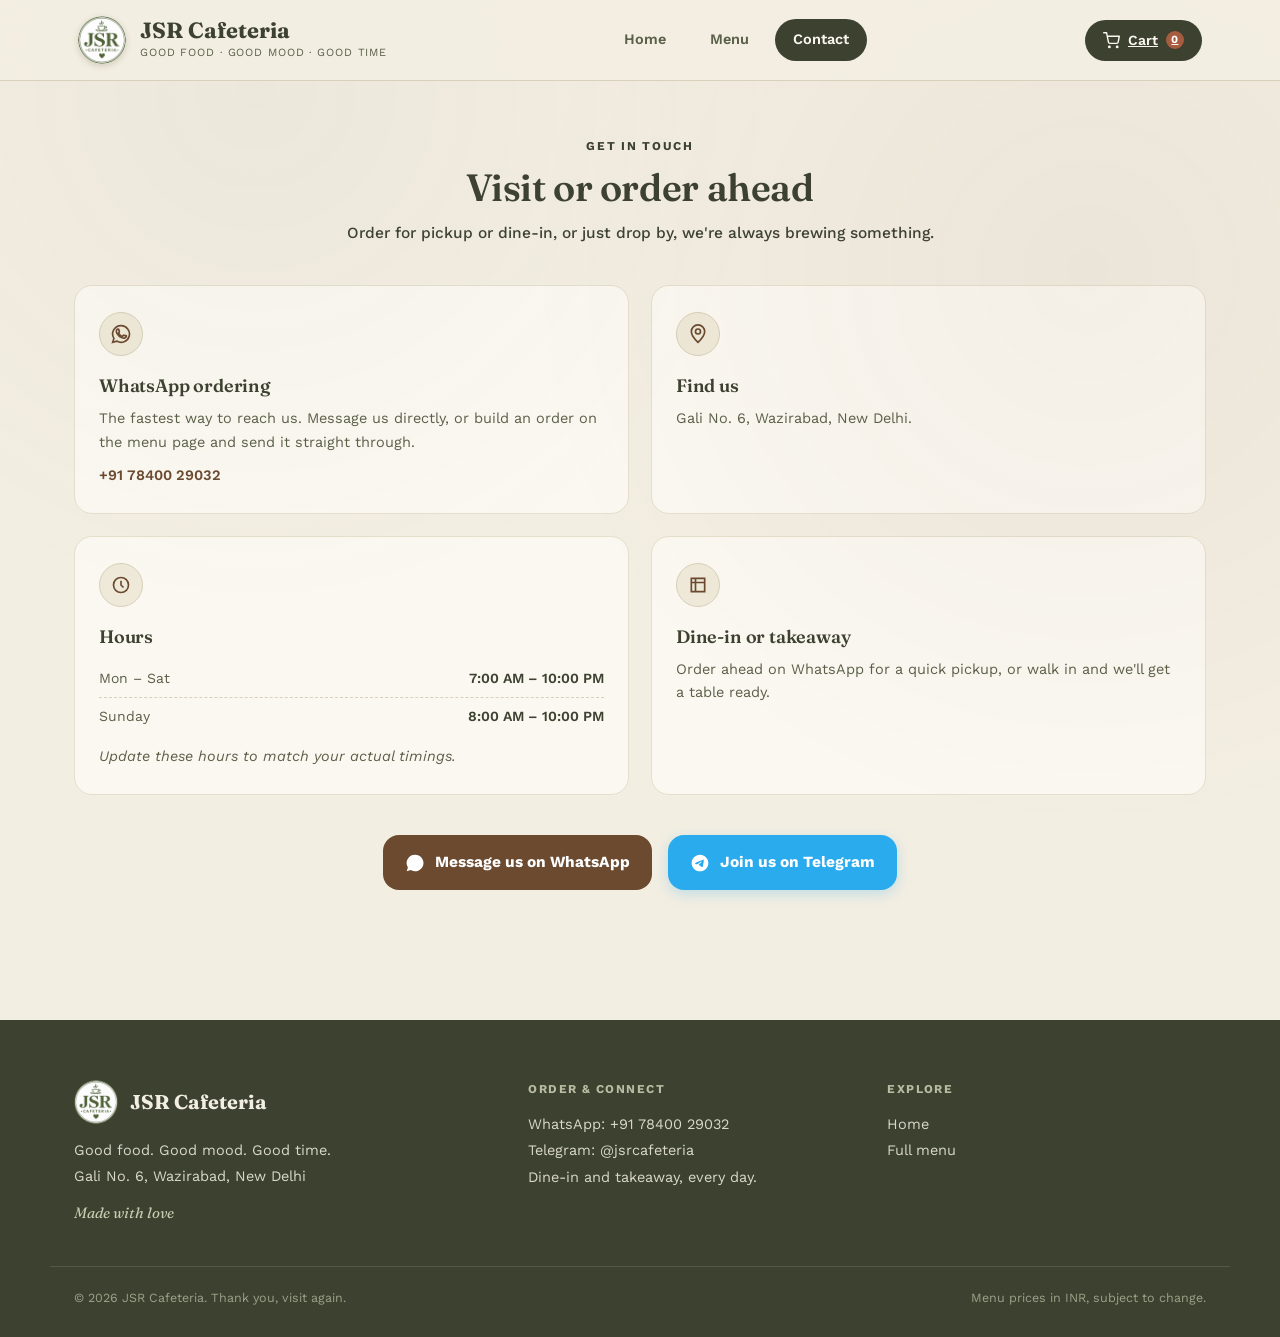
<file: contact.html>
<!DOCTYPE html>
<html lang="en">
<head>
<meta charset="UTF-8">
<meta name="viewport" content="width=device-width, initial-scale=1.0">
<title>Contact | JSR Cafeteria</title>
<link rel="preconnect" href="https://fonts.googleapis.com">
<link rel="preconnect" href="https://fonts.gstatic.com" crossorigin>
<link href="https://fonts.googleapis.com/css2?family=Fraunces:ital,opsz,wght@0,9..144,400;0,9..144,500;0,9..144,600;0,9..144,700;1,9..144,500&family=Work+Sans:wght@400;500;600;700&display=swap" rel="stylesheet">
<link rel="icon" href="assets/favicon.ico" sizes="any">
<link rel="icon" href="assets/favicon-32.png" type="image/png" sizes="32x32">
<link rel="icon" href="assets/favicon-192.png" type="image/png" sizes="192x192">
<link rel="apple-touch-icon" href="assets/apple-touch-icon.png">
<link rel="stylesheet" href="assets/style.css">
</head>
<body>

<header>
  <div class="header-inner wrap">
    <a class="brand" href="index.html">
      <img src="assets/logo.png" alt="JSR Cafeteria logo">
      <div class="brand-text">
        <div class="name">JSR Cafeteria</div>
        <div class="tag">Good food &middot; Good mood &middot; Good time</div>
      </div>
    </a>
    <nav class="main-nav" id="mainNav">
      <a href="index.html">Home</a>
      <a href="menu.html">Menu</a>
      <a href="contact.html" class="active">Contact</a>
    </nav>
    <div class="header-right">
      <a class="cart-btn" href="menu.html" aria-label="Go to cart">
        <svg width="17" height="17" viewBox="0 0 24 24" fill="none" stroke="currentColor" stroke-width="2" stroke-linecap="round" stroke-linejoin="round"><circle cx="9" cy="21" r="1"></circle><circle cx="20" cy="21" r="1"></circle><path d="M1 1h4l2.68 13.39a2 2 0 0 0 2 1.61h9.72a2 2 0 0 0 2-1.61L23 6H6"></path></svg>
        <span>Cart</span>
        <span class="cart-count">0</span>
      </a>
      <button class="nav-toggle" id="navToggle" aria-label="Toggle menu">
        <svg viewBox="0 0 24 24" fill="none" stroke="currentColor" stroke-width="2"><path d="M3 6h18M3 12h18M3 18h18"/></svg>
      </button>
    </div>
  </div>
</header>

<main class="wrap contact-main">
  <div class="section-head">
    <div class="kicker">Get in touch</div>
    <h2>Visit or order ahead</h2>
    <p>Order for pickup or dine-in, or just drop by, we're always brewing something.</p>
  </div>

  <div class="contact-grid">
    <div class="contact-card">
      <div class="icon"><svg viewBox="0 0 24 24" fill="none" stroke="currentColor" stroke-width="2"><path d="M17.5 14.4c-.3-.1-1.7-.9-2-1-.3-.1-.5-.1-.7.1-.2.3-.8 1-.9 1.1-.2.2-.3.2-.6.1-.3-.1-1.3-.5-2.4-1.5-.9-.8-1.5-1.8-1.7-2.1-.2-.3 0-.5.1-.6.1-.1.3-.3.4-.5.1-.1.2-.3.3-.4.1-.2 0-.4 0-.5S9.4 7 9.2 6.5c-.2-.5-.4-.4-.6-.4h-.5c-.2 0-.5.1-.7.3-.3.3-1 1-1 2.4s1 2.8 1.2 3c.1.2 2.1 3.2 5 4.4.7.3 1.3.5 1.7.6.7.2 1.4.2 1.9.1.6-.1 1.7-.7 2-1.4.2-.7.2-1.2.2-1.4-.1-.1-.3-.2-.6-.3z"/><path d="M12 2a10 10 0 0 0-8.5 15.3L2 22l4.9-1.5A10 10 0 1 0 12 2z"/></svg></div>
      <h3>WhatsApp ordering</h3>
      <p>The fastest way to reach us. Message us directly, or build an order on the menu page and send it straight through.</p>
      <p style="margin-top:10px;"><a href="https://wa.me/917840029032" target="_blank" rel="noopener">+91 78400 29032</a></p>
    </div>

    <div class="contact-card">
      <div class="icon"><svg viewBox="0 0 24 24" fill="none" stroke="currentColor" stroke-width="2"><path d="M12 22s8-7.5 8-13a8 8 0 0 0-16 0c0 5.5 8 13 8 13z"/><circle cx="12" cy="9" r="3"/></svg></div>
      <h3>Find us</h3>
      <p>Gali No. 6, Wazirabad, New Delhi.</p>
    </div>

    <div class="contact-card">
      <div class="icon"><svg viewBox="0 0 24 24" fill="none" stroke="currentColor" stroke-width="2"><circle cx="12" cy="12" r="9"/><path d="M12 7v5l3 3"/></svg></div>
      <h3>Hours</h3>
      <ul class="hours-list">
        <li><span>Mon &ndash; Sat</span><span>7:00 AM &ndash; 10:00 PM</span></li>
        <li><span>Sunday</span><span>8:00 AM &ndash; 10:00 PM</span></li>
      </ul>
      <p class="placeholder-note">Update these hours to match your actual timings.</p>
    </div>

    <div class="contact-card">
      <div class="icon"><svg viewBox="0 0 24 24" fill="none" stroke="currentColor" stroke-width="2"><path d="M4 4h16v16H4z"/><path d="M4 9h16M9 4v16"/></svg></div>
      <h3>Dine-in or takeaway</h3>
      <p>Order ahead on WhatsApp for a quick pickup, or walk in and we'll get a table ready.</p>
    </div>
  </div>

  <div style="text-align:center; margin:40px 0 70px; display:flex; justify-content:center; gap:16px; flex-wrap:wrap;">
    <a class="whatsapp-cta" href="https://wa.me/917840029032" target="_blank" rel="noopener" style="display:inline-flex;">
      <svg viewBox="0 0 24 24" fill="currentColor"><path d="M17.5 14.4c-.3-.1-1.7-.9-2-1-.3-.1-.5-.1-.7.1-.2.3-.8 1-.9 1.1-.2.2-.3.2-.6.1-.3-.1-1.3-.5-2.4-1.5-.9-.8-1.5-1.8-1.7-2.1-.2-.3 0-.5.1-.6.1-.1.3-.3.4-.5.1-.1.2-.3.3-.4.1-.2 0-.4 0-.5S9.4 7 9.2 6.5c-.2-.5-.4-.4-.6-.4h-.5c-.2 0-.5.1-.7.3-.3.3-1 1-1 2.4s1 2.8 1.2 3c.1.2 2.1 3.2 5 4.4.7.3 1.3.5 1.7.6.7.2 1.4.2 1.9.1.6-.1 1.7-.7 2-1.4.2-.7.2-1.2.2-1.4-.1-.1-.3-.2-.6-.3z"/><path d="M12 2a10 10 0 0 0-8.5 15.3L2 22l4.9-1.5A10 10 0 1 0 12 2z"/></svg>
      Message us on WhatsApp
    </a>
    <a class="telegram-cta" href="https://t.me/jsrcafeteria" target="_blank" rel="noopener" style="display:inline-flex;">
      <svg viewBox="0 0 24 24"><path d="M12 2C6.48 2 2 6.48 2 12s4.48 10 10 10 10-4.48 10-10S17.52 2 12 2zm4.64 6.8c-.15 1.58-.8 5.42-1.13 7.19-.14.75-.42 1-.68 1.03-.58.05-1.02-.38-1.58-.75-.88-.58-1.38-.94-2.23-1.5-.99-.65-.35-1.01.22-1.59.15-.15 2.71-2.48 2.76-2.69a.2.2 0 00-.05-.18c-.06-.05-.14-.03-.21-.02-.09.02-1.49.95-4.22 2.79-.4.27-.76.41-1.08.4-.36-.01-1.04-.2-1.55-.37-.63-.2-1.12-.31-1.08-.66.02-.18.27-.36.75-.55 2.92-1.27 4.86-2.11 5.83-2.51 2.78-1.16 3.35-1.36 3.73-1.36.08 0 .27.02.39.12.1.08.13.19.14.27-.01.06.01.24 0 .38z"/></svg>
      Join us on Telegram
    </a>
  </div>
</main>

<footer>
  <div class="wrap footer-inner">
    <div>
      <div class="footer-brand">
        <img src="assets/logo.png" alt="JSR Cafeteria">
        <div class="name">JSR Cafeteria</div>
      </div>
      <p>Good food. Good mood. Good time.</p>
      <p>Gali No. 6, Wazirabad, New Delhi</p>
      <p class="script">Made with love</p>
    </div>
    <div>
      <h4>Order &amp; Connect</h4>
      <p><a href="https://wa.me/917840029032" target="_blank" rel="noopener">WhatsApp: +91 78400 29032</a></p>
      <p><a href="https://t.me/jsrcafeteria" target="_blank" rel="noopener">Telegram: @jsrcafeteria</a></p>
      <p>Dine-in and takeaway, every day.</p>
    </div>
    <div>
      <h4>Explore</h4>
      <p><a href="index.html">Home</a></p>
      <p><a href="menu.html">Full menu</a></p>
    </div>
  </div>
  <div class="wrap footer-bottom">
    <span>&copy; <span id="year"></span> JSR Cafeteria. Thank you, visit again.</span>
    <span>Menu prices in INR, subject to change.</span>
  </div>
</footer>

<script src="assets/nav.js"></script>
</body>
</html>
</file>
<file: assets/style.css>
:root{
    --cream: #F3EEE2;
    --cream-2: #FBF8F1;
    --paper: #EFE9D9;
    --ink: #3C4130;
    --ink-soft: #5B6049;
    --sage: #7C8264;
    --sage-deep: #545A40;
    --brown: #6B4A30;
    --brown-deep: #4A331F;
    --line: #D8D0BA;
    --line-soft: #E5DFCC;
    --heart: #A85C3F;
    --shadow: 0 10px 30px rgba(60,50,30,0.10);
  }

  *{box-sizing:border-box; margin:0; padding:0;}

  html{scroll-behavior:smooth;}

  body{
    background:var(--cream);
    color:var(--ink);
    font-family:'Work Sans', sans-serif;
    font-size:16px;
    line-height:1.5;
    -webkit-font-smoothing:antialiased;
  }

  h1,h2,h3, .display{
    font-family:'Fraunces', serif;
    color:var(--ink);
    font-weight:600;
    letter-spacing:-0.01em;
  }

  a{color:inherit;}

  img{max-width:100%; display:block;}

  .wrap{max-width:1180px; margin:0 auto; padding:0 24px;}

  /* Texture */
  body::before{
    content:"";
    position:fixed; inset:0;
    background-image:
      radial-gradient(circle at 20% 10%, rgba(124,130,100,0.05), transparent 40%),
      radial-gradient(circle at 85% 30%, rgba(107,74,48,0.05), transparent 45%);
    pointer-events:none;
    z-index:0;
  }

  /* ---------- HEADER ---------- */
  header{
    position:sticky; top:0; z-index:40;
    background:rgba(243,238,226,0.94);
    backdrop-filter:blur(10px);
    -webkit-backdrop-filter:blur(10px);
    border-bottom:1px solid var(--line);
    transition:box-shadow 0.3s ease, background 0.3s ease;
  }
  header.scrolled{
    box-shadow:0 8px 24px rgba(60,50,30,0.08);
    background:rgba(243,238,226,0.98);
  }
  .header-inner{
    display:flex; align-items:center; justify-content:space-between;
    padding:16px 28px;
    gap:20px;
  }
  .brand{
    display:flex; align-items:center; gap:14px; text-decoration:none;
    min-width:0;
  }
  .brand img{
    width:48px; height:48px; border-radius:50%;
    box-shadow:0 2px 6px rgba(60,50,30,0.18);
    flex-shrink:0;
    object-fit:cover;
  }
  .brand-text{
    display:flex; flex-direction:column; justify-content:center;
    min-width:0;
  }
  .brand-text .name{
    font-family:'Fraunces',serif; font-size:22px; font-weight:700; line-height:1.1;
    color:var(--ink); white-space:nowrap;
  }
  .brand-text .tag{
    font-size:11px; letter-spacing:0.08em; color:var(--ink-soft); text-transform:uppercase;
    margin-top:3px; white-space:nowrap; overflow:hidden; text-overflow:ellipsis;
  }

  .main-nav{
    display:flex; align-items:center; gap:8px;
    margin:0 16px;
  }
  .main-nav a{
    text-decoration:none;
    color:var(--ink-soft);
    font-family:'Work Sans',sans-serif;
    font-weight:600;
    font-size:14.5px;
    padding:10px 18px;
    border-radius:22px;
    transition:background 0.2s ease, color 0.2s ease;
  }
  .main-nav a:hover{background:var(--paper); color:var(--ink);}
  .main-nav a.active{background:var(--ink); color:var(--cream-2);}

  .header-right{display:flex; align-items:center; gap:10px;}

  .nav-toggle{
    display:none;
    background:var(--cream-2);
    border:1px solid var(--line);
    width:42px; height:42px;
    border-radius:12px;
    align-items:center; justify-content:center;
    cursor:pointer;
    color:var(--ink);
    position:relative;
    transition:background 0.2s ease, border-color 0.2s ease, transform 0.15s ease;
    -webkit-tap-highlight-color:transparent;
  }
  .nav-toggle:hover{background:var(--paper); border-color:var(--ink-soft);}
  .nav-toggle:active{transform:scale(0.92);}
  .nav-toggle svg{
    width:20px; height:20px;
    transition:transform 0.3s cubic-bezier(.4,0,.2,1);
  }
  .nav-toggle.active svg{
    transform:rotate(90deg);
  }

  /* Backdrop for mobile drawer */
  .nav-backdrop{
    position:fixed; inset:0;
    background:rgba(25, 20, 10, 0.48);
    backdrop-filter:blur(4px);
    -webkit-backdrop-filter:blur(4px);
    opacity:0;
    pointer-events:none;
    transition:opacity 0.28s cubic-bezier(.4,0,.2,1);
    z-index:38;
  }
  .nav-backdrop.show{
    opacity:1;
    pointer-events:auto;
  }
  body.nav-locked{
    overflow:hidden;
  }

  @media (max-width:760px){
    .header-inner{
      position:relative;
    }
    .main-nav{
      display:flex;
      position:absolute; top:calc(100% + 14px); left:16px; right:16px;
      margin:0;
      background:rgba(251, 248, 241, 0.98);
      backdrop-filter:blur(18px);
      -webkit-backdrop-filter:blur(18px);
      border:1px solid rgba(216, 208, 186, 0.95);
      border-radius:24px;
      flex-direction:column;
      padding:16px 14px;
      gap:10px;
      box-shadow:0 24px 50px rgba(60,50,30,0.24), 0 6px 16px rgba(60,50,30,0.08);
      opacity:0;
      transform:translateY(-14px) scale(0.97);
      pointer-events:none;
      visibility:hidden;
      transition:opacity 0.26s cubic-bezier(.16,1,.3,1), transform 0.26s cubic-bezier(.16,1,.3,1), visibility 0.26s;
      z-index:42;
    }
    .main-nav.open{
      opacity:1;
      transform:translateY(0) scale(1);
      pointer-events:auto;
      visibility:visible;
    }
    .main-nav a{
      display:flex;
      align-items:center;
      justify-content:space-between;
      min-height:52px;
      padding:16px 20px;
      border-radius:16px;
      font-size:16px;
      font-weight:600;
      color:var(--ink);
      border:1px solid transparent;
      transition:all 0.18s ease;
      -webkit-tap-highlight-color:transparent;
    }
    .main-nav a::after{
      content:"→";
      font-size:16px;
      opacity:0.4;
      transition:transform 0.18s ease, opacity 0.18s ease;
    }
    .main-nav a:hover, .main-nav a:active{
      background:var(--paper);
      color:var(--ink);
    }
    .main-nav a:active::after{
      transform:translateX(5px);
      opacity:1;
    }
    .main-nav a.active{
      background:var(--ink);
      color:var(--cream-2);
      box-shadow:0 6px 16px rgba(60,50,30,0.22);
    }
    .main-nav a.active::after{
      opacity:1;
      color:var(--cream-2);
    }
    .nav-toggle{display:flex;}
  }

  .cart-btn{
    position:relative;
    display:flex; align-items:center; gap:8px;
    background:var(--ink);
    color:var(--cream-2);
    border:none;
    padding:10px 18px;
    border-radius:30px;
    font-family:'Work Sans',sans-serif;
    font-weight:600;
    font-size:14px;
    cursor:pointer;
    transition:transform 0.15s ease, background 0.15s ease;
  }
  .cart-btn:hover{background:var(--brown-deep); transform:translateY(-1px);}
  .cart-count{
    background:var(--heart);
    color:#fff;
    font-size:11px;
    font-weight:700;
    min-width:18px; height:18px;
    border-radius:50%;
    display:flex; align-items:center; justify-content:center;
    padding:0 4px;
    transition:transform 0.2s ease;
  }
  .cart-count.bump{animation:countBump 0.4s cubic-bezier(.34,1.56,.64,1);}
  @keyframes countBump{
    0%{transform:scale(1);}
    35%{transform:scale(1.5);}
    100%{transform:scale(1);}
  }
  .brand img{
    animation:logoIn 0.7s cubic-bezier(.2,.7,.3,1);
  }
  @keyframes logoIn{
    from{opacity:0; transform:scale(0.7) rotate(-12deg);}
    to{opacity:1; transform:scale(1) rotate(0);}
  }

  /* ---------- HERO ---------- */
  .hero{
    position:relative;
    padding:64px 24px 56px;
    overflow:hidden;
  }
  .hero-inner{
    max-width:1180px; margin:0 auto;
    display:grid;
    grid-template-columns:1.2fr 0.8fr;
    gap:48px;
    align-items:center;
  }
  .hero-eyebrow{
    display:flex; align-items:center; gap:10px;
    font-size:13px; letter-spacing:0.08em; color:var(--sage-deep);
    text-transform:uppercase; font-weight:600; margin-bottom:18px;
    opacity:0;
    animation:fadeUp 0.7s ease 0.05s forwards;
  }
  .hero-eyebrow .rule{width:34px; height:1px; background:var(--sage-deep);}
  .hero h1{
    font-size:clamp(36px, 5vw, 58px);
    line-height:1.06;
    max-width:11.5ch;
    opacity:0;
    animation:fadeUp 0.75s ease 0.15s forwards;
  }
  .hero h1 em{font-style:italic; color:var(--brown);}
  .hero p.lede{
    margin-top:20px;
    font-size:17px;
    color:var(--ink-soft);
    max-width:46ch;
    opacity:0;
    animation:fadeUp 0.75s ease 0.28s forwards;
  }
  .hero-actions{
    margin-top:32px; display:flex; gap:16px; flex-wrap:wrap;
    opacity:0;
    animation:fadeUp 0.75s ease 0.4s forwards;
  }
  @keyframes fadeUp{
    from{opacity:0; transform:translateY(16px);}
    to{opacity:1; transform:translateY(0);}
  }
  .btn-primary{
    background:var(--brown);
    color:#fff;
    border:none;
    padding:15px 30px;
    border-radius:30px;
    font-family:'Work Sans',sans-serif;
    font-weight:600;
    font-size:15px;
    cursor:pointer;
    transition:background 0.15s ease, transform 0.15s ease;
  }
  .btn-primary:hover{background:var(--brown-deep); transform:translateY(-2px); box-shadow:0 10px 22px rgba(107,74,48,0.28);}
  .btn-primary:active{transform:translateY(0) scale(0.97);}
  .btn-ghost{
    background:transparent;
    color:var(--ink);
    border:1px solid var(--line);
    padding:14px 26px;
    border-radius:30px;
    font-family:'Work Sans',sans-serif;
    font-weight:600;
    font-size:15px;
    cursor:pointer;
    transition:border-color 0.2s ease, transform 0.2s ease;
  }
  .btn-ghost:hover{border-color:var(--ink); transform:translateY(-2px);}
  .btn-ghost:active{transform:translateY(0) scale(0.97);}

  .btn-telegram{
    background:#2AABEE;
    color:#fff !important;
    border:none;
    padding:14px 24px;
    border-radius:30px;
    font-family:'Work Sans',sans-serif;
    font-weight:600;
    font-size:15px;
    cursor:pointer;
    display:inline-flex;
    align-items:center;
    gap:8px;
    text-decoration:none;
    box-shadow:0 4px 14px rgba(42,171,238,0.28);
    transition:background 0.2s ease, transform 0.2s ease, box-shadow 0.2s ease;
  }
  .btn-telegram:hover{
    background:#229ED9;
    transform:translateY(-2px);
    box-shadow:0 8px 20px rgba(42,171,238,0.38);
  }
  .btn-telegram:active{transform:translateY(0) scale(0.97);}
  .btn-telegram svg{width:18px; height:18px; fill:currentColor;}

  .hero-badges{
    display:flex; gap:22px; margin-top:38px; flex-wrap:wrap;
    opacity:0;
    animation:fadeUp 0.75s ease 0.5s forwards;
  }
  .hero-badges .b{font-size:12px; letter-spacing:0.05em; color:var(--ink-soft); display:flex; align-items:center; gap:7px; text-transform:uppercase;}
  .hero-badges svg{width:14px; height:14px; flex:none;}

  .hero-visual{
    position:relative;
    display:flex; align-items:center; justify-content:center;
    opacity:0;
    animation:heroVisualIn 0.9s cubic-bezier(.2,.7,.3,1) 0.15s forwards;
  }
  @keyframes heroVisualIn{
    from{opacity:0; transform:scale(0.85) rotate(-4deg);}
    to{opacity:1; transform:scale(1) rotate(0);}
  }
  .hero-ring{
    position:relative;
    width:340px; height:340px;
    border-radius:50%;
    background:var(--cream-2);
    border:1px solid var(--line);
    display:flex; align-items:center; justify-content:center;
    box-shadow:var(--shadow);
    animation:floatRing 5s ease-in-out infinite;
  }
  @keyframes floatRing{
    0%,100%{transform:translateY(0);}
    50%{transform:translateY(-10px);}
  }
  .hero-ring::before{
    content:"";
    position:absolute; inset:14px;
    border-radius:50%;
    border:1px dashed var(--line);
    animation:spinSlow 40s linear infinite;
  }
  @keyframes spinSlow{
    from{transform:rotate(0);}
    to{transform:rotate(360deg);}
  }
  .hero-ring img{width:230px; height:230px; border-radius:50%;}
  .leaf-deco{
    position:absolute;
    opacity:0.55;
    animation:leafSway 6s ease-in-out infinite;
  }
  .leaf-deco.l1{top:-10px; left:-30px; width:90px; transform:rotate(-18deg); animation-delay:0.2s;}
  .leaf-deco.l2{bottom:-6px; right:-36px; width:100px; transform:rotate(200deg); animation-delay:1s;}
  @keyframes leafSway{
    0%,100%{transform:rotate(var(--r,0deg)) translateY(0);}
    50%{transform:rotate(var(--r,0deg)) translateY(-8px);}
  }

  /* ---------- SECTION LABELS ---------- */
  .section-head{
    text-align:center;
    max-width:620px;
    margin:0 auto 40px;
    opacity:1;
    transform:none;
    color:var(--ink);
  }
  .section-head.in-view{opacity:1; transform:none;}
  .section-head .kicker{
    font-size:12px; letter-spacing:0.14em; text-transform:uppercase;
    color:var(--brown); font-weight:700; margin-bottom:10px;
  }
  .section-head h2{
    font-size:clamp(28px,3.4vw,38px);
    color:var(--ink);
    line-height:1.2;
  }
  .section-head p{
    color:var(--ink);
    margin-top:10px;
    font-size:15.5px;
    line-height:1.6;
    font-weight:500;
  }

  /* ---------- MENU NAV ---------- */
  .menu-section{padding:70px 0 30px; position:relative; z-index:1;}

  .cat-nav{
    position:sticky; top:73px; z-index:30;
    background:var(--cream);
    padding:14px 0;
    border-bottom:1px solid var(--line-soft);
    margin-bottom:44px;
  }
  .cat-nav-inner{
    display:flex; gap:10px; overflow-x:auto;
    padding:0 24px;
    scrollbar-width:none;
  }
  .cat-nav-inner::-webkit-scrollbar{display:none;}
  .cat-chip{
    flex:none;
    padding:9px 18px;
    border-radius:20px;
    border:1px solid var(--line);
    background:var(--cream-2);
    color:var(--ink-soft);
    font-size:13.5px;
    font-weight:600;
    cursor:pointer;
    white-space:nowrap;
    transition:all 0.15s ease;
  }
  .cat-chip.active, .cat-chip:hover{
    background:var(--ink);
    color:var(--cream-2);
    border-color:var(--ink);
  }

  /* ---------- MENU CATEGORY BLOCKS ---------- */
  .cat-block{
    margin-bottom:64px; scroll-margin-top:150px;
    opacity:0; transform:translateY(24px);
    transition:opacity 0.7s ease, transform 0.7s ease;
  }
  .cat-block.in-view{opacity:1; transform:translateY(0);}
  .cat-title{
    display:flex; align-items:center; gap:14px;
    margin-bottom:26px;
  }
  .cat-title .icon{
    width:38px; height:38px; border-radius:50%;
    background:var(--cream-2); border:1px solid var(--line);
    display:flex; align-items:center; justify-content:center;
    color:var(--brown);
    flex:none;
    transition:transform 0.3s ease, background 0.3s ease;
  }
  .cat-block.in-view .cat-title .icon{
    animation:iconPop 0.5s cubic-bezier(.34,1.56,.64,1) 0.15s backwards;
  }
  @keyframes iconPop{
    from{transform:scale(0.4) rotate(-20deg); opacity:0;}
    to{transform:scale(1) rotate(0); opacity:1;}
  }
  .cat-title .icon svg{width:18px; height:18px;}
  .cat-title h3{font-size:22px; letter-spacing:0.01em;}
  .cat-title .count{font-size:12px; color:var(--ink-soft); margin-left:4px;}
  .cat-title::after{
    content:"";
    flex:1; height:1px; background:var(--line);
    margin-left:8px;
  }

  .cat-banner{
    position:relative;
    width:100%;
    height:190px;
    border-radius:18px;
    overflow:hidden;
    margin-bottom:22px;
    background:var(--paper);
  }
  .cat-banner img{
    width:100%; height:100%; object-fit:cover;
    display:block;
    transition:transform 0.7s ease;
  }
  .cat-banner:hover img{transform:scale(1.08);}
  .cat-banner .banner-fallback{
    position:absolute; inset:0;
    display:flex; align-items:center; justify-content:center;
    background:linear-gradient(135deg, var(--paper), var(--line-soft));
    color:var(--brown);
  }
  .cat-banner .banner-fallback svg{width:44px; height:44px; opacity:0.6;}
  .cat-banner::after{
    content:"";
    position:absolute; inset:0;
    background:linear-gradient(0deg, rgba(60,50,30,0.42) 0%, rgba(60,50,30,0.02) 55%);
  }
  .cat-banner .cb-label{
    position:absolute; left:20px; bottom:16px;
    color:#fff;
    font-family:'Fraunces',serif;
    font-size:21px;
    font-weight:600;
    z-index:2;
    text-shadow:0 2px 10px rgba(0,0,0,0.25);
  }
  @media (max-width:520px){
    .cat-banner{height:140px;}
    .cat-banner .cb-label{font-size:18px;}
  }

  .item-grid{
    display:grid;
    grid-template-columns:repeat(auto-fill, minmax(300px, 1fr));
    gap:16px;
  }

  .item-card{
    background:var(--cream-2);
    border:1px solid var(--line-soft);
    border-radius:16px;
    padding:14px 16px;
    display:flex; align-items:center; justify-content:space-between;
    gap:14px;
    transition:border-color 0.2s ease, box-shadow 0.25s ease, transform 0.25s ease;
    opacity:0;
    transform:translateY(16px);
  }
  .item-card.in-view{
    animation:cardIn 0.55s cubic-bezier(.2,.7,.3,1) forwards;
  }
  @keyframes cardIn{
    to{opacity:1; transform:translateY(0);}
  }
  .item-card:hover{
    border-color:var(--line);
    box-shadow:0 10px 26px rgba(60,50,30,0.10);
    transform:translateY(-3px);
  }
  .item-card.just-added{
    animation:cardFlash 0.6s ease;
  }
  @keyframes cardFlash{
    0%{box-shadow:0 0 0 0 rgba(107,74,48,0.28);}
    40%{box-shadow:0 0 0 8px rgba(107,74,48,0.0);}
    100%{box-shadow:0 6px 18px rgba(60,50,30,0.06);}
  }

  .item-left{display:flex; align-items:center; gap:14px; min-width:0;}
  .item-thumb{
    width:68px; height:68px; flex:none;
    border-radius:15px;
    overflow:hidden;
    background:var(--paper);
    position:relative;
    box-shadow:0 3px 8px rgba(60,50,30,0.10);
  }
  .item-thumb img{
    width:100%; height:100%; object-fit:cover;
    transition:transform 0.5s ease;
  }
  .item-card:hover .item-thumb img{transform:scale(1.12);}
  .item-thumb .thumb-fallback{
    position:absolute; inset:0;
    display:flex; align-items:center; justify-content:center;
    background:linear-gradient(135deg, var(--paper), var(--line-soft));
    color:var(--brown);
  }
  .item-thumb .thumb-fallback svg{width:22px; height:22px;}

  .item-info .num{font-size:11px; color:var(--sage-deep); font-weight:700; letter-spacing:0.04em;}
  .item-info .item-name{font-family:'Fraunces',serif; font-size:16px; font-weight:600; margin-top:1px; line-height:1.25;}
  .item-info .item-note{font-size:12px; color:var(--ink-soft); margin-top:2px; line-height:1.35; font-style:italic;}
  .item-info .item-price{font-size:14px; color:var(--brown); font-weight:600; margin-top:4px;}

  .item-add{flex:none;}
  .add-btn{
    background:transparent;
    border:1.4px solid var(--ink);
    color:var(--ink);
    width:38px; height:38px;
    border-radius:50%;
    font-size:19px;
    cursor:pointer;
    display:flex; align-items:center; justify-content:center;
    transition:all 0.15s ease;
  }
  .add-btn:hover{background:var(--ink); color:var(--cream-2); transform:scale(1.06);}
  .add-btn:active{transform:scale(0.92);}
  .add-btn.pop{animation:popScale 0.35s ease;}
  @keyframes popScale{
    0%{transform:scale(1);}
    40%{transform:scale(0.8);}
    70%{transform:scale(1.15);}
    100%{transform:scale(1);}
  }

  .qty-stepper{
    display:flex; align-items:center; gap:0;
    border:1.4px solid var(--ink);
    border-radius:22px;
    overflow:hidden;
    animation:stepperIn 0.25s ease;
  }
  @keyframes stepperIn{
    from{opacity:0; transform:scale(0.85);}
    to{opacity:1; transform:scale(1);}
  }
  .qty-stepper button{
    width:34px; height:36px;
    background:transparent; border:none;
    font-size:16px; cursor:pointer; color:var(--ink);
  }
  .qty-stepper button:hover{background:var(--ink); color:var(--cream-2);}
  .qty-stepper .qty-val{
    width:26px; text-align:center; font-weight:700; font-size:14px;
  }

  /* ---------- ABOUT STRIP ---------- */
  .strip{
    border-top:1px solid var(--line);
    border-bottom:1px solid var(--line);
    padding:26px 0;
    margin:20px 0 0;
  }
  .strip-inner{
    display:flex; justify-content:center; flex-wrap:wrap;
    gap:14px 34px;
  }
  .strip-item{
    display:flex; align-items:center; gap:9px;
    font-size:13px; letter-spacing:0.03em;
    color:var(--ink-soft); font-weight:600;
    text-transform:uppercase;
  }
  .strip-item svg{width:15px; height:15px; color:var(--heart);}

  /* ---------- FOOTER ---------- */
  footer{
    background:var(--ink);
    color:var(--cream);
    padding:60px 0 30px;
    margin-top:40px;
  }
  .footer-inner{
    display:grid;
    grid-template-columns:1.3fr 1fr 1fr;
    gap:40px;
  }
  .footer-brand{display:flex; align-items:center; gap:12px; margin-bottom:14px;}
  .footer-brand img{width:44px; height:44px; border-radius:50%;}
  .footer-brand .name{font-family:'Fraunces',serif; font-size:20px; font-weight:700;}
  footer .script{
    font-family:'Fraunces',serif; font-style:italic; color:#C9CBB0;
    font-size:15px; margin-top:8px;
  }
  footer h4{font-size:12px; text-transform:uppercase; letter-spacing:0.12em; color:#B9BCA1; margin-bottom:14px;}
  footer p, footer a{color:#DAD9C9; font-size:14.5px; line-height:1.8; text-decoration:none;}
  footer a:hover{color:#fff;}
  .footer-bottom{
    border-top:1px solid rgba(255,255,255,0.12);
    margin-top:40px; padding-top:22px;
    display:flex; justify-content:space-between; flex-wrap:wrap; gap:10px;
    font-size:12.5px; color:#9EA189;
  }

  /* ---------- CART DRAWER ---------- */
  .overlay{
    position:fixed; inset:0; background:rgba(30,26,16,0.42);
    opacity:0; pointer-events:none; transition:opacity 0.25s ease;
    z-index:50;
  }
  .overlay.show{opacity:1; pointer-events:auto;}

  .drawer{
    position:fixed; top:0; right:0; height:100%;
    width:420px; max-width:92vw;
    background:var(--cream-2);
    z-index:60;
    transform:translateX(100%);
    transition:transform 0.3s cubic-bezier(.4,0,.2,1);
    display:flex; flex-direction:column;
    box-shadow:-20px 0 40px rgba(0,0,0,0.15);
  }
  .drawer.show{transform:translateX(0);}

  .drawer-head{
    padding:22px 24px 18px;
    border-bottom:1px solid var(--line);
    display:flex; align-items:center; justify-content:space-between;
  }
  .drawer-head h3{font-size:20px;}
  .drawer-close{
    background:none; border:none; font-size:22px; cursor:pointer; color:var(--ink-soft);
    width:34px; height:34px; border-radius:50%;
  }
  .drawer-close:hover{background:var(--paper);}

  .drawer-body{flex:1; overflow-y:auto; padding:18px 24px;}
  .empty-cart{
    text-align:center; color:var(--ink-soft); padding:60px 10px;
    font-size:14.5px;
  }
  .empty-cart svg{width:46px; height:46px; margin:0 auto 14px; opacity:0.5;}

  .cart-line{
    display:flex; align-items:center; justify-content:space-between;
    padding:14px 0; border-bottom:1px solid var(--line-soft);
    gap:10px;
    animation:lineIn 0.35s ease;
  }
  @keyframes lineIn{
    from{opacity:0; transform:translateX(14px);}
    to{opacity:1; transform:translateX(0);}
  }
  .cart-line .cl-name{font-family:'Fraunces',serif; font-weight:600; font-size:15px;}
  .cart-line .cl-price{font-size:12.5px; color:var(--ink-soft); margin-top:3px;}
  .cart-line .cl-right{display:flex; align-items:center; gap:12px;}
  .cart-line .cl-total{font-weight:700; font-size:14px; width:56px; text-align:right; color:var(--brown); transition:transform 0.2s ease;}

  .drawer-foot{
    border-top:1px solid var(--line);
    padding:20px 24px 26px;
    background:var(--cream-2);
  }
  .order-type{
    display:flex; gap:8px; margin-bottom:14px;
  }
  .order-type button{
    flex:1; padding:9px; border-radius:10px; border:1px solid var(--line);
    background:transparent; font-size:13px; font-weight:600; color:var(--ink-soft); cursor:pointer;
  }
  .order-type button.active{background:var(--ink); color:var(--cream-2); border-color:var(--ink);}

  .field{margin-bottom:12px;}
  .field label{font-size:12px; color:var(--ink-soft); font-weight:600; display:block; margin-bottom:5px;}
  .field input, .field textarea{
    width:100%; padding:10px 12px; border-radius:10px;
    border:1px solid var(--line); background:var(--cream);
    font-family:'Work Sans',sans-serif; font-size:14px; color:var(--ink);
  }
  .field input:focus, .field textarea:focus{outline:2px solid var(--sage); outline-offset:1px;}
  .field textarea{resize:vertical; min-height:52px;}

  .subtotal-row{
    display:flex; justify-content:space-between; align-items:baseline;
    margin:16px 0 16px; padding-top:12px; border-top:1px dashed var(--line);
  }
  .subtotal-row .label{font-size:13px; color:var(--ink-soft); text-transform:uppercase; letter-spacing:0.05em;}
  .subtotal-row .amt{font-family:'Fraunces',serif; font-size:26px; font-weight:700; color:var(--ink);}

  .whatsapp-btn{
    width:100%;
    background:var(--brown);
    color:#fff; border:none;
    padding:16px; border-radius:14px;
    font-family:'Work Sans',sans-serif; font-weight:700; font-size:15px;
    display:flex; align-items:center; justify-content:center; gap:10px;
    cursor:pointer;
    transition:background 0.2s ease, transform 0.2s ease, box-shadow 0.2s ease;
  }
  .whatsapp-btn:hover{background:var(--brown-deep); transform:translateY(-2px); box-shadow:0 10px 24px rgba(107,74,48,0.3);}
  .whatsapp-btn:active{transform:translateY(0) scale(0.98);}
  .whatsapp-btn:disabled{background:#C9BFA9; cursor:not-allowed; transform:none; box-shadow:none;}
  .whatsapp-btn svg{width:19px; height:19px;}
  .whatsapp-btn.sending svg{animation:spinSlow 0.9s linear infinite;}

  .hint{font-size:11.5px; color:var(--ink-soft); text-align:center; margin-top:10px;}

  /* ---------- SUCCESS MODAL ---------- */
  .success-modal{
    position:fixed; inset:0; z-index:80;
    display:flex; align-items:center; justify-content:center;
    background:rgba(30,26,16,0.5);
    opacity:0; pointer-events:none;
    transition:opacity 0.25s ease;
    padding:20px;
  }
  .success-modal.show{opacity:1; pointer-events:auto;}
  .success-card{
    background:var(--cream-2);
    border-radius:22px;
    max-width:380px; width:100%;
    padding:38px 30px 30px;
    text-align:center;
    transform:translateY(14px) scale(0.97);
    transition:transform 0.25s ease;
    box-shadow:0 30px 60px rgba(0,0,0,0.25);
  }
  .success-modal.show .success-card{transform:translateY(0) scale(1);}
  .success-tick{
    width:64px; height:64px; border-radius:50%;
    background:var(--sage); color:#fff;
    display:flex; align-items:center; justify-content:center;
    margin:0 auto 20px;
  }
  .success-modal.show .success-tick{animation:tickPop 0.5s cubic-bezier(.34,1.56,.64,1) 0.15s backwards;}
  @keyframes tickPop{
    from{transform:scale(0); opacity:0;}
    to{transform:scale(1); opacity:1;}
  }
  .success-tick svg{
    width:30px; height:30px;
    stroke-dasharray:40;
    stroke-dashoffset:40;
  }
  .success-modal.show .success-tick svg{animation:tickDraw 0.5s ease 0.4s forwards;}
  @keyframes tickDraw{
    to{stroke-dashoffset:0;}
  }
  .success-card h3{font-size:22px; margin-bottom:10px;}
  .success-card p{font-size:14px; color:var(--ink-soft); line-height:1.6; margin-bottom:22px;}
  .success-card .order-ref{
    font-size:12px; color:var(--sage-deep); font-weight:700; letter-spacing:0.05em;
    background:var(--paper); display:inline-block; padding:6px 14px; border-radius:20px;
    margin-bottom:22px;
  }

  /* ---------- FLOATING CART (mobile) ---------- */
  .float-bar{
    position:fixed; left:16px; right:16px; bottom:16px; z-index:35;
    background:var(--ink); color:var(--cream-2);
    border-radius:18px; padding:14px 18px;
    display:none; align-items:center; justify-content:space-between;
    box-shadow:0 12px 30px rgba(0,0,0,0.25);
    cursor:pointer;
    transition:transform 0.2s ease;
  }
  .float-bar.show{display:flex; animation:floatBarIn 0.4s cubic-bezier(.2,.8,.3,1);}
  .float-bar:active{transform:scale(0.97);}
  @keyframes floatBarIn{
    from{opacity:0; transform:translateY(30px);}
    to{opacity:1; transform:translateY(0);}
  }
  .float-bar .fb-left{font-size:13px;}
  .float-bar .fb-left b{font-family:'Fraunces',serif; font-size:16px; display:block;}
  .float-bar .fb-right{font-weight:700; display:flex; align-items:center; gap:8px;}
  .float-bar .fb-right svg{animation:nudgeRight 1.6s ease-in-out infinite;}
  @keyframes nudgeRight{
    0%,100%{transform:translateX(0);}
    50%{transform:translateX(4px);}
  }

  @media (max-width:900px){
    .hero-inner{grid-template-columns:1fr; gap:36px; text-align:center;}
    .hero-eyebrow{justify-content:center;}
    .hero p.lede{margin-left:auto; margin-right:auto;}
    .hero-actions{justify-content:center;}
    .hero-badges{justify-content:center;}
    .hero-visual{order:-1; margin-bottom:10px;}
    .hero-ring{width:220px; height:220px;}
    .hero-ring img{width:150px; height:150px;}
    .footer-inner{grid-template-columns:1fr; gap:30px;}
    .cat-nav{top:68px;}
  }
  @media (max-width:580px){
    .header-inner{
      padding:16px 20px;
      gap:16px;
    }
    .brand{
      gap:12px;
    }
    .brand img{
      width:40px; height:40px;
      border-radius:50%;
      flex-shrink:0;
    }
    .brand-text .name{
      font-size:19px;
      line-height:1;
      letter-spacing:-0.01em;
    }
    .brand-text .tag{
      display:none; /* Prevents crowding the navbar header on mobile */
    }
    .header-right{
      gap:12px;
    }
    .cart-btn{
      min-height:44px;
      padding:10px 16px;
      gap:8px;
      font-size:13.5px;
    }
    .cart-btn span:not(.cart-count){
      display:none; /* Keep compact: only cart icon + badge */
    }
    .nav-toggle{
      width:44px; height:44px;
      border-radius:13px;
    }
    .nav-toggle svg{
      width:22px; height:22px;
    }
    .wrap{padding:0 16px;}
    .hero{padding:30px 16px 36px;}
    .hero h1{font-size:32px; max-width:100%;}
    .hero p.lede{font-size:15px; color:var(--ink);}
    .hero-actions{width:100%;}
    .hero-actions .btn-primary, .hero-actions .btn-ghost, .hero-actions .btn-telegram{
      width:100%;
      text-align:center;
      justify-content:center;
      padding:13px 20px;
    }
    .section-head{
      padding:0 4px;
      margin-bottom:32px;
    }
    .section-head h2{
      font-size:28px;
      color:#2A2D22; /* High-contrast deep dark ink */
    }
    .section-head p{
      font-size:15px;
      color:#3C4130;
      font-weight:500;
    }
    .section-head .kicker{
      color:#545A40;
    }
    .hero-badges{gap:12px 18px;}
    .hero-badges .b{font-size:11px;}
    .cat-nav{top:62px; padding:10px 0; margin-bottom:28px;}
    .cat-chip{padding:7px 14px; font-size:12.5px;}
    .cat-block{margin-bottom:44px;}
    .item-grid{grid-template-columns:1fr; gap:14px;}
    .item-card{
      padding:12px 14px;
      border-radius:18px;
      box-shadow:0 2px 8px rgba(60,50,30,0.05);
    }
    .item-left{gap:14px;}
    .item-thumb{
      width:68px; height:68px;
      border-radius:14px;
      box-shadow:0 3px 8px rgba(60,50,30,0.12);
    }
    .item-info .num{font-size:10.5px;}
    .item-info .item-name{font-size:15.5px; line-height:1.25;}
    .item-info .item-price{font-size:14px; margin-top:3px;}
    .add-btn{width:36px; height:36px; font-size:18px;}
    .drawer{width:100%; max-width:100%;}
    .drawer-body{padding:16px;}
    .drawer-foot{padding:16px 16px 20px;}
    .float-bar{
      left:12px; right:12px; bottom:12px;
      padding:12px 16px;
      border-radius:16px;
    }
    .footer-bottom{flex-direction:column; gap:8px;}
  }

  @media (prefers-reduced-motion: reduce){
    *{transition:none !important; scroll-behavior:auto !important; animation:none !important;}
    .hero-eyebrow, .hero h1, .hero p.lede, .hero-actions, .hero-badges, .hero-visual,
    .section-head, .cat-block, .item-card{opacity:1 !important; transform:none !important;}
  }
/* ---------- CONTACT PAGE ---------- */
.contact-main{
  padding:56px 24px 20px;
}
.contact-main .section-head .kicker{
  color: #3C4130 !important;
  font-weight: 700;
}
.contact-main .section-head h2{
  color: #3C4130 !important;
}
.contact-main .section-head p{
  color: #3C4130 !important;
}
@media (max-width:580px){
  .contact-main{
    padding:32px 16px 20px;
  }
  .contact-main .section-head .kicker{
    color: #3C4130 !important;
  }
  .contact-main .section-head h2{
    color: #3C4130 !important;
  }
  .contact-main .section-head p{
    color: #3C4130 !important;
  }
}
.contact-grid{
  display:grid;
  grid-template-columns:1fr 1fr;
  gap:22px;
  margin-bottom:20px;
}
.contact-card{
  background:var(--cream-2);
  border:1px solid var(--line-soft);
  border-radius:18px;
  padding:26px 24px;
  transition:transform 0.25s ease, box-shadow 0.25s ease;
}
.contact-card:hover{transform:translateY(-3px); box-shadow:0 12px 26px rgba(60,50,30,0.08);}
.contact-card .icon{
  width:44px; height:44px; border-radius:50%;
  background:var(--paper); border:1px solid var(--line);
  display:flex; align-items:center; justify-content:center;
  color:var(--brown); margin-bottom:16px;
}
.contact-card .icon svg{width:20px; height:20px;}
.contact-card h3{font-size:18px; margin-bottom:8px;}
.contact-card p{color:var(--ink-soft); font-size:14.5px; line-height:1.6;}
.contact-card a{color:var(--brown); font-weight:600; text-decoration:none;}
.contact-card a:hover{text-decoration:underline;}

.hours-list{list-style:none; margin-top:10px;}
.hours-list li{
  display:flex; justify-content:space-between;
  padding:8px 0; border-bottom:1px dashed var(--line);
  font-size:14px; color:var(--ink-soft);
}
.hours-list li:last-child{border-bottom:none;}
.hours-list li span:last-child{color:var(--ink); font-weight:600;}

.whatsapp-cta{
  display:flex; align-items:center; justify-content:center; gap:10px;
  background:var(--brown); color:#fff;
  padding:16px 22px; border-radius:16px;
  font-family:'Work Sans',sans-serif; font-weight:700; font-size:15.5px;
  text-decoration:none;
  transition:background 0.2s ease, transform 0.2s ease;
}
.whatsapp-cta:hover{background:var(--brown-deep); transform:translateY(-2px);}
.whatsapp-cta svg{width:20px; height:20px;}

.telegram-cta{
  display:flex; align-items:center; justify-content:center; gap:10px;
  background:#2AABEE; color:#fff !important;
  padding:16px 22px; border-radius:16px;
  font-family:'Work Sans',sans-serif; font-weight:700; font-size:15.5px;
  text-decoration:none;
  box-shadow:0 4px 14px rgba(42,171,238,0.25);
  transition:background 0.2s ease, transform 0.2s ease, box-shadow 0.2s ease;
}
.telegram-cta:hover{
  background:#229ED9;
  transform:translateY(-2px);
  box-shadow:0 8px 20px rgba(42,171,238,0.38);
}
.telegram-cta svg{width:20px; height:20px; fill:currentColor;}

.placeholder-note{
  font-size:12.5px; color:var(--ink-soft); font-style:italic;
  margin-top:10px;
}

@media (max-width:700px){
  .contact-grid{grid-template-columns:1fr;}
  .whatsapp-cta, .telegram-cta{
    width:100%;
    max-width:340px;
  }
}

/* ---------- HOME PAGE EXTRAS ---------- */
.home-highlights{
  display:grid;
  grid-template-columns:repeat(3, 1fr);
  gap:18px;
  margin:20px 0 60px;
}
.highlight-card{
  text-align:center;
  padding:28px 20px;
  background:var(--cream-2);
  border:1px solid var(--line-soft);
  border-radius:18px;
  opacity:0; transform:translateY(20px);
  transition:opacity 0.6s ease, transform 0.6s ease, box-shadow 0.25s ease, border-color 0.25s ease;
}
.highlight-card.in-view{opacity:1; transform:translateY(0);}
.highlight-card:hover{box-shadow:0 12px 26px rgba(60,50,30,0.08); border-color:var(--line);}
.highlight-card .icon{
  width:52px; height:52px; border-radius:50%;
  background:var(--paper); border:1px solid var(--line);
  display:flex; align-items:center; justify-content:center;
  color:var(--brown); margin:0 auto 16px;
}
.highlight-card .icon svg{width:24px; height:24px;}
.highlight-card h3{font-size:17px; margin-bottom:8px;}
.highlight-card p{font-size:13.5px; color:var(--ink-soft); line-height:1.6;}

.home-menu-preview{
  display:grid;
  grid-template-columns:repeat(3, 1fr);
  gap:16px;
  margin-bottom:24px;
}
.preview-card{
  position:relative;
  border-radius:16px;
  overflow:hidden;
  height:180px;
  opacity:0; transform:translateY(20px);
  transition:opacity 0.6s ease, transform 0.6s ease;
}
.preview-card.in-view{opacity:1; transform:translateY(0);}
.preview-card img{width:100%; height:100%; object-fit:cover; transition:transform 0.6s ease;}
.preview-card:hover img{transform:scale(1.08);}
.preview-card::after{
  content:"";
  position:absolute; inset:0;
  background:linear-gradient(0deg, rgba(60,50,30,0.5) 0%, rgba(60,50,30,0.05) 55%);
}
.preview-card span{
  position:absolute; left:16px; bottom:14px; z-index:2;
  color:#fff; font-family:'Fraunces',serif; font-weight:600; font-size:16px;
  text-shadow:0 2px 8px rgba(0,0,0,0.3);
}
.preview-card .fallback{
  position:absolute; inset:0;
  display:flex; align-items:center; justify-content:center;
  background:linear-gradient(135deg, var(--paper), var(--line-soft));
  color:var(--brown);
}
.preview-card .fallback svg{width:32px; height:32px; opacity:0.6;}

@media (max-width:760px){
  .home-highlights{grid-template-columns:1fr;}
  .home-menu-preview{grid-template-columns:1fr 1fr;}
}
@media (max-width:480px){
  .home-menu-preview{grid-template-columns:1fr;}
}
</file>
